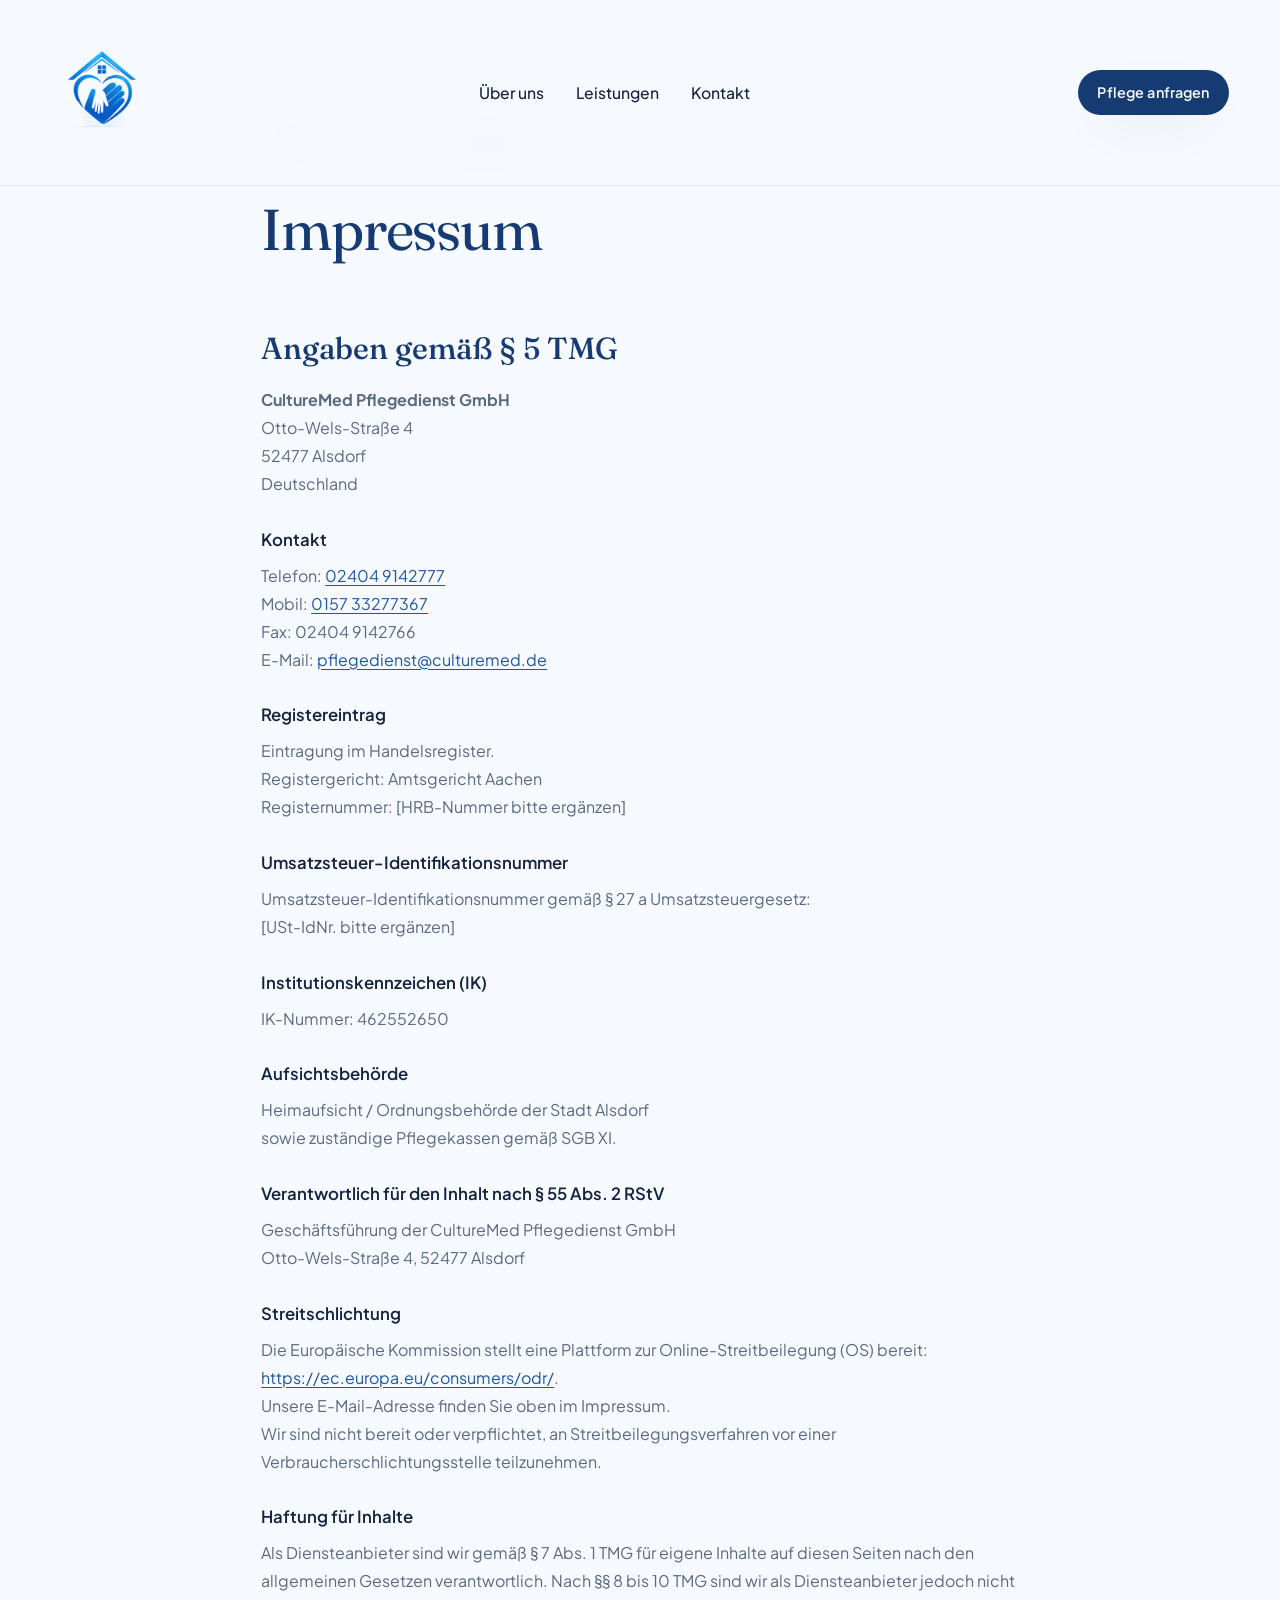
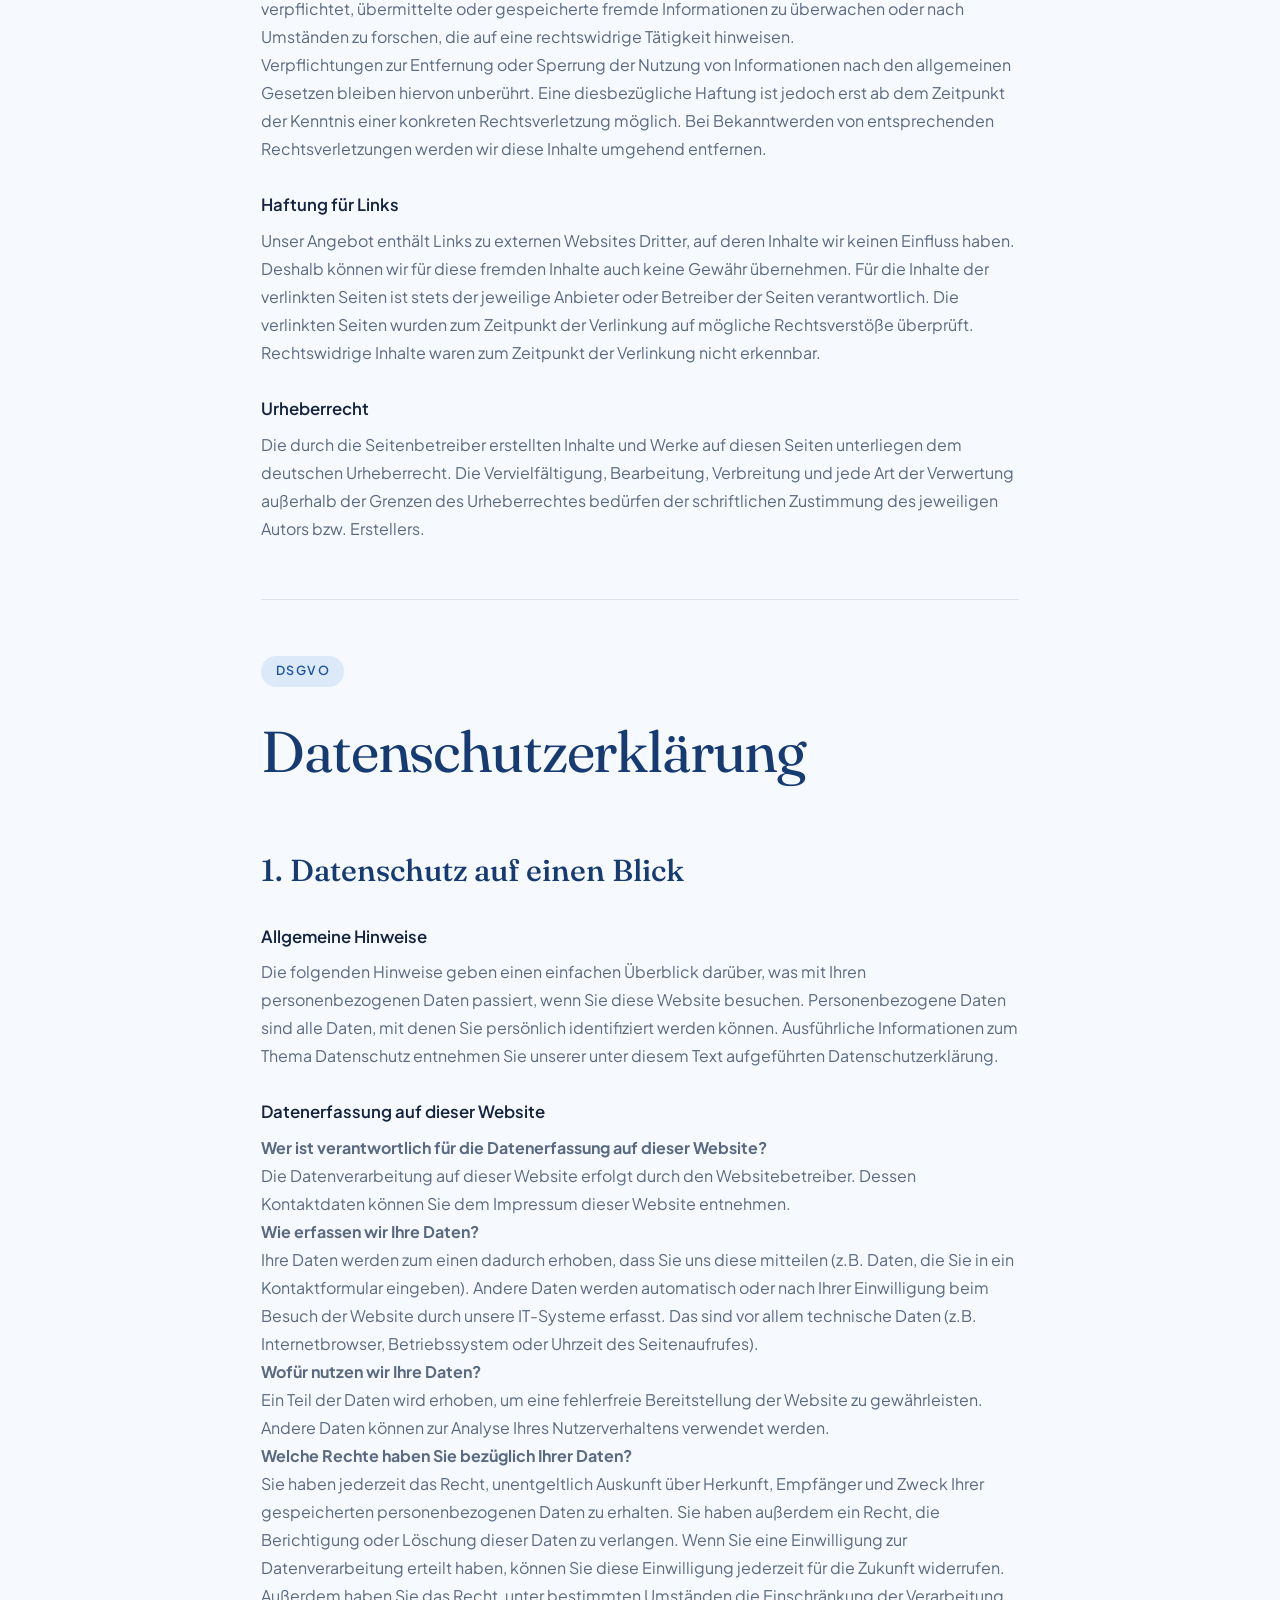
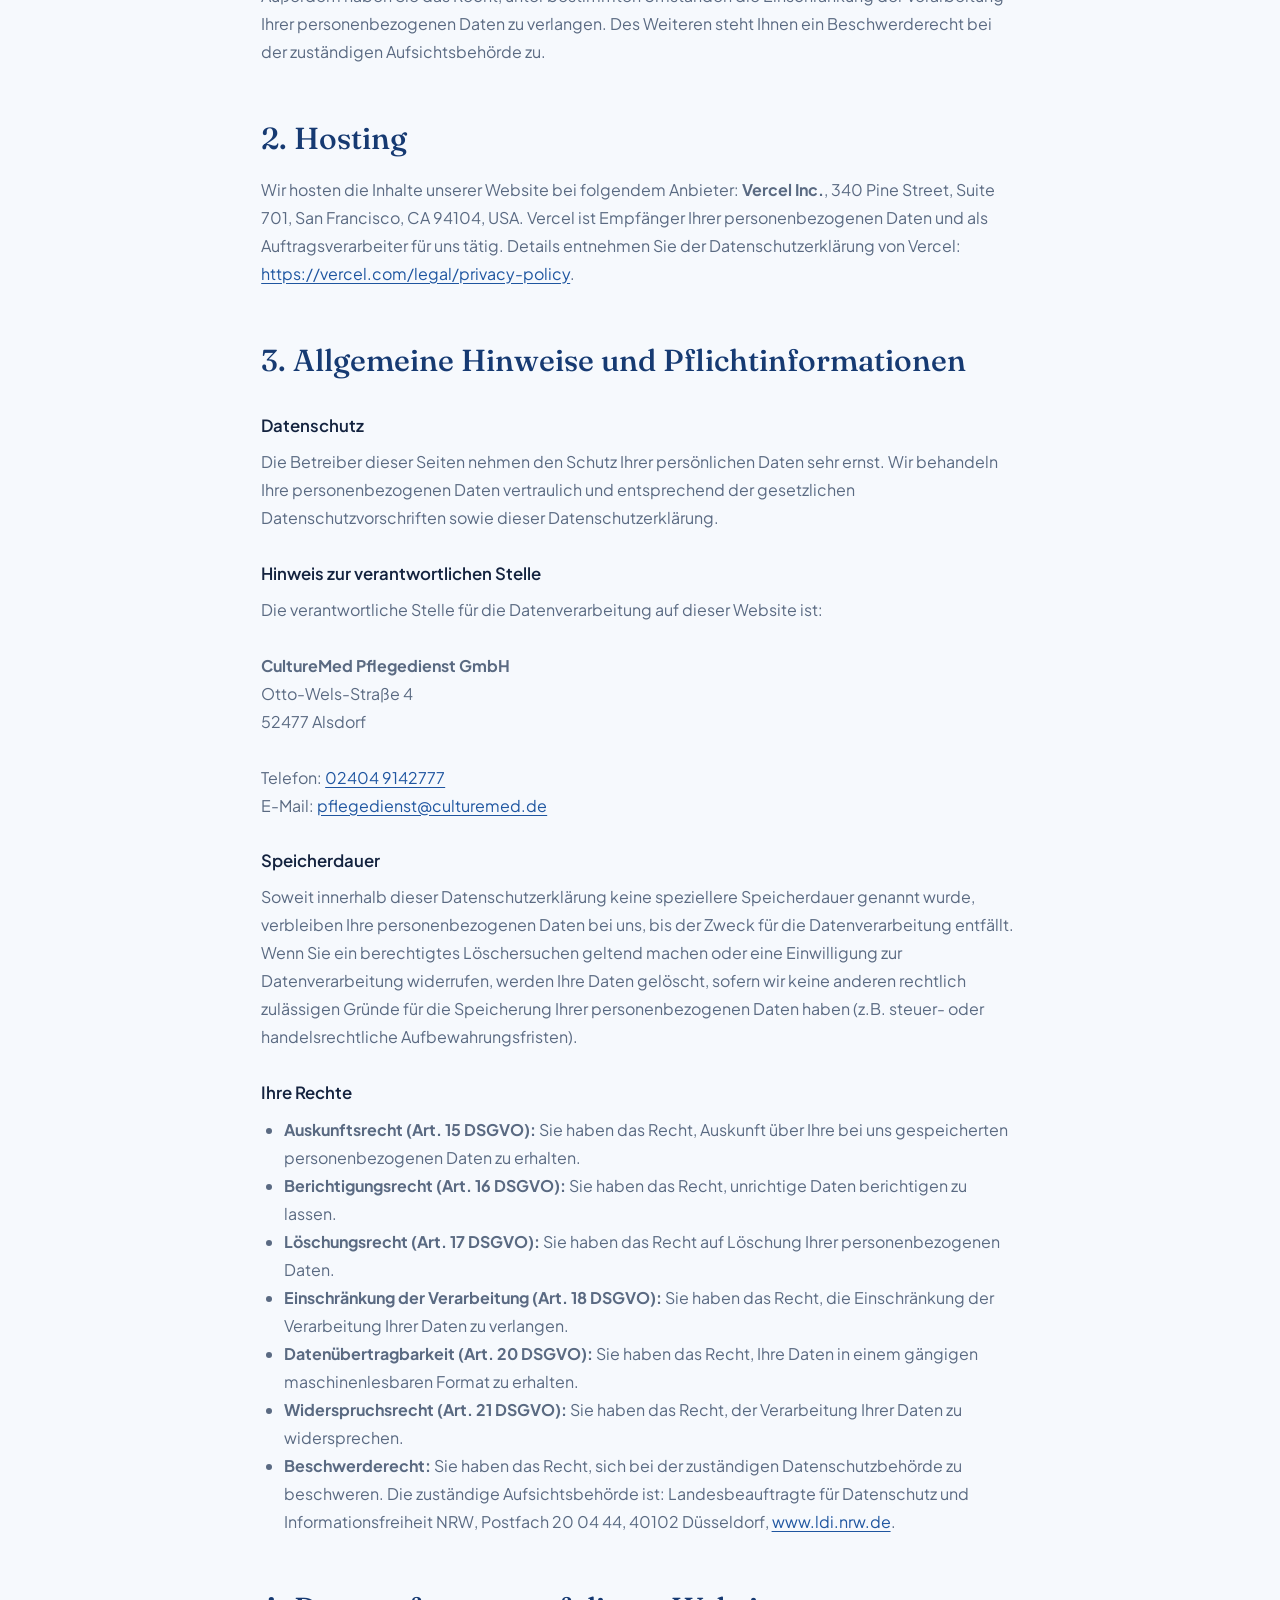
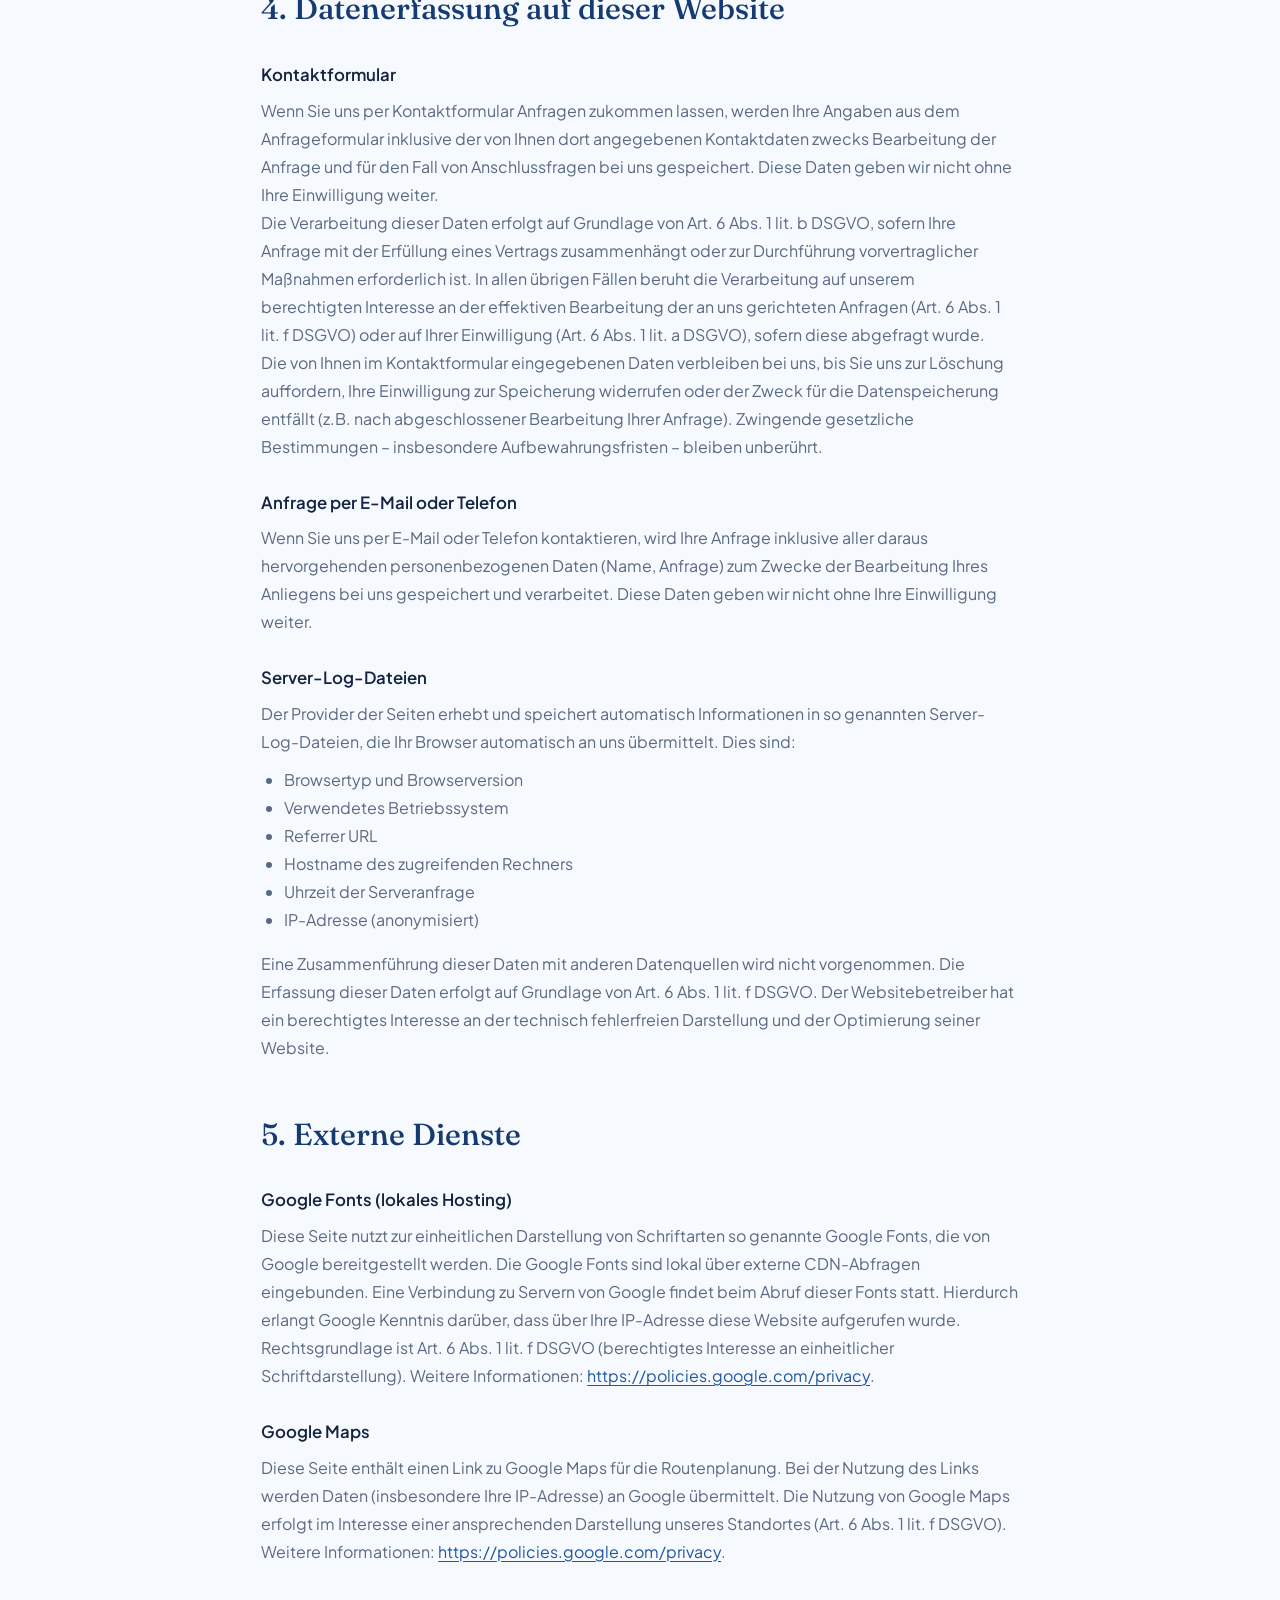
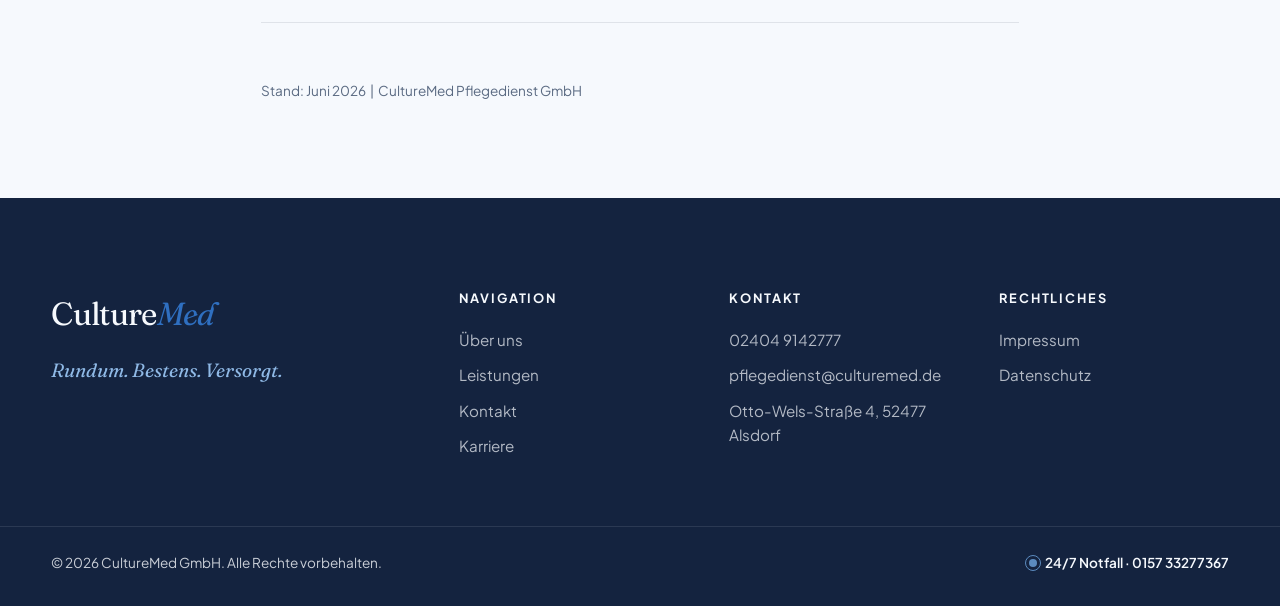
<file: impressum.html>
<!DOCTYPE html>
<html lang="de">
<head>
  <meta charset="UTF-8" />
  <meta name="viewport" content="width=device-width, initial-scale=1.0" />
  <title>Impressum &amp; Datenschutz — CultureMed Pflegedienst GmbH</title>
  <meta name="description" content="Impressum und Datenschutzerklärung der CultureMed Pflegedienst GmbH, Alsdorf." />
  <link rel="preconnect" href="https://fonts.googleapis.com" />
  <link rel="preconnect" href="https://fonts.gstatic.com" crossorigin />
  <link href="https://fonts.googleapis.com/css2?family=Fraunces:opsz,wght@9..144,300..700&amp;family=Plus+Jakarta+Sans:wght@300;400;500;600;700&amp;display=swap" rel="stylesheet" />
  <link rel="stylesheet" href="css/style.css" />
  <style>
    .legal-page { max-width: 860px; margin: 0 auto; padding: 8rem var(--pad, 2rem) 6rem; }
    .legal-page h1 { font-family: var(--ff-display,"Fraunces",serif); font-size: clamp(2.2rem,5vw,3.6rem); font-weight: 400; color: var(--forest,#163a72); letter-spacing: -.02em; margin-bottom: 2.5rem; }
    .legal-page h2 { font-family: var(--ff-display,"Fraunces",serif); font-size: clamp(1.3rem,2.5vw,1.9rem); font-weight: 500; color: var(--forest,#163a72); margin: 3rem 0 .8rem; }
    .legal-page h3 { font-size: 1.05rem; font-weight: 600; color: var(--ink,#14233f); margin: 1.8rem 0 .5rem; }
    .legal-page p, .legal-page li { font-size: 1rem; line-height: 1.75; color: var(--muted,#5a6a82); }
    .legal-page ul { padding-left: 1.4rem; margin: .6rem 0 1rem; }
    .legal-page a { color: var(--sage-600,#1f56a0); text-decoration: underline; text-underline-offset: 3px; }
    .legal-page a:hover { color: var(--forest,#163a72); }
    .legal-page .divider { border: none; border-top: 1px solid rgba(20,35,63,.1); margin: 3.5rem 0; }
    .legal-page .badge { display: inline-flex; align-items: center; gap:.5rem; font-size:.78rem; font-weight:600; letter-spacing:.12em; text-transform:uppercase; color:var(--sage-600,#1f56a0); background:var(--sage-100,#dce9f8); padding:.35rem .9rem; border-radius:100px; margin-bottom:1.2rem; }
    .back-btn { display:inline-flex; align-items:center; gap:.6rem; font-weight:600; color:var(--forest,#163a72); margin-bottom:2rem; font-size:.95rem; }
    .back-btn:hover { color:var(--sage-600,#1f56a0); }
    .back-btn svg { width:18px; height:18px; }
    body { cursor: auto !important; }
  </style>
</head>
<body>
  <!-- Header -->
  <header class="header" style="background:rgba(246,249,253,.95);backdrop-filter:blur(16px);box-shadow:0 1px 0 rgba(20,35,63,.08);">
    <a href="index.html" class="brand" aria-label="CultureMed Pflegedienst GmbH">
      <img class="brand__logo" src="assets/img/logo.png" alt="CultureMed Pflegedienst GmbH"
           onerror="this.style.display='none';this.nextElementSibling.style.display='inline-block';" />
      <span class="brand__text" style="display:none">Culture<em>Med</em></span>
    </a>
    <nav class="nav">
      <a href="index.html#about">Über uns</a>
      <a href="index.html#services">Leistungen</a>
      <a href="index.html#contact">Kontakt</a>
    </nav>
    <div class="header__actions">
      <a href="index.html#contact" class="btn btn--solid btn--sm">Pflege anfragen</a>
    </div>
  </header>

  <main class="legal-page">

    <!-- ===================== IMPRESSUM ===================== -->
    <a href="index.html" class="back-btn">
      <svg viewBox="0 0 24 24" fill="none" stroke="currentColor" stroke-width="2" stroke-linecap="round" stroke-linejoin="round"><path d="M19 12H5M12 5l-7 7 7 7"/></svg>
      Zurück zur Startseite
    </a>

    <span class="badge">§ 5 TMG</span>
    <h1>Impressum</h1>

    <h2>Angaben gemäß § 5 TMG</h2>
    <p>
      <strong>CultureMed Pflegedienst GmbH</strong><br />
      Otto-Wels-Straße 4<br />
      52477 Alsdorf<br />
      Deutschland
    </p>

    <h3>Kontakt</h3>
    <p>
      Telefon: <a href="tel:+4924049142777">02404 9142777</a><br />
      Mobil: <a href="tel:+4915733277367">0157 33277367</a><br />
      Fax: 02404 9142766<br />
      E-Mail: <a href="mailto:pflegedienst@culturemed.de">pflegedienst@culturemed.de</a>
    </p>

    <h3>Registereintrag</h3>
    <p>
      Eintragung im Handelsregister.<br />
      Registergericht: Amtsgericht Aachen<br />
      Registernummer: [HRB-Nummer bitte ergänzen]
    </p>

    <h3>Umsatzsteuer-Identifikationsnummer</h3>
    <p>
      Umsatzsteuer-Identifikationsnummer gemäß § 27 a Umsatzsteuergesetz:<br />
      [USt-IdNr. bitte ergänzen]
    </p>

    <h3>Institutionskennzeichen (IK)</h3>
    <p>IK-Nummer: 462552650</p>

    <h3>Aufsichtsbehörde</h3>
    <p>
      Heimaufsicht / Ordnungsbehörde der Stadt Alsdorf<br />
      sowie zuständige Pflegekassen gemäß SGB XI.
    </p>

    <h3>Verantwortlich für den Inhalt nach § 55 Abs. 2 RStV</h3>
    <p>
      Geschäftsführung der CultureMed Pflegedienst GmbH<br />
      Otto-Wels-Straße 4, 52477 Alsdorf
    </p>

    <h3>Streitschlichtung</h3>
    <p>
      Die Europäische Kommission stellt eine Plattform zur Online-Streitbeilegung (OS) bereit:
      <a href="https://ec.europa.eu/consumers/odr/" target="_blank" rel="noopener noreferrer">https://ec.europa.eu/consumers/odr/</a>.<br />
      Unsere E-Mail-Adresse finden Sie oben im Impressum.<br />
      Wir sind nicht bereit oder verpflichtet, an Streitbeilegungsverfahren vor einer Verbraucherschlichtungsstelle teilzunehmen.
    </p>

    <h3>Haftung für Inhalte</h3>
    <p>
      Als Diensteanbieter sind wir gemäß § 7 Abs. 1 TMG für eigene Inhalte auf diesen Seiten nach den allgemeinen Gesetzen verantwortlich. Nach §§ 8 bis 10 TMG sind wir als Diensteanbieter jedoch nicht verpflichtet, übermittelte oder gespeicherte fremde Informationen zu überwachen oder nach Umständen zu forschen, die auf eine rechtswidrige Tätigkeit hinweisen.
    </p>
    <p>
      Verpflichtungen zur Entfernung oder Sperrung der Nutzung von Informationen nach den allgemeinen Gesetzen bleiben hiervon unberührt. Eine diesbezügliche Haftung ist jedoch erst ab dem Zeitpunkt der Kenntnis einer konkreten Rechtsverletzung möglich. Bei Bekanntwerden von entsprechenden Rechtsverletzungen werden wir diese Inhalte umgehend entfernen.
    </p>

    <h3>Haftung für Links</h3>
    <p>
      Unser Angebot enthält Links zu externen Websites Dritter, auf deren Inhalte wir keinen Einfluss haben. Deshalb können wir für diese fremden Inhalte auch keine Gewähr übernehmen. Für die Inhalte der verlinkten Seiten ist stets der jeweilige Anbieter oder Betreiber der Seiten verantwortlich. Die verlinkten Seiten wurden zum Zeitpunkt der Verlinkung auf mögliche Rechtsverstöße überprüft. Rechtswidrige Inhalte waren zum Zeitpunkt der Verlinkung nicht erkennbar.
    </p>

    <h3>Urheberrecht</h3>
    <p>
      Die durch die Seitenbetreiber erstellten Inhalte und Werke auf diesen Seiten unterliegen dem deutschen Urheberrecht. Die Vervielfältigung, Bearbeitung, Verbreitung und jede Art der Verwertung außerhalb der Grenzen des Urheberrechtes bedürfen der schriftlichen Zustimmung des jeweiligen Autors bzw. Erstellers.
    </p>

    <hr class="divider" />

    <!-- ===================== DATENSCHUTZ ===================== -->
    <span class="badge">DSGVO</span>
    <h1>Datenschutzerklärung</h1>

    <h2>1. Datenschutz auf einen Blick</h2>

    <h3>Allgemeine Hinweise</h3>
    <p>
      Die folgenden Hinweise geben einen einfachen Überblick darüber, was mit Ihren personenbezogenen Daten passiert, wenn Sie diese Website besuchen. Personenbezogene Daten sind alle Daten, mit denen Sie persönlich identifiziert werden können. Ausführliche Informationen zum Thema Datenschutz entnehmen Sie unserer unter diesem Text aufgeführten Datenschutzerklärung.
    </p>

    <h3>Datenerfassung auf dieser Website</h3>
    <p><strong>Wer ist verantwortlich für die Datenerfassung auf dieser Website?</strong><br />
    Die Datenverarbeitung auf dieser Website erfolgt durch den Websitebetreiber. Dessen Kontaktdaten können Sie dem Impressum dieser Website entnehmen.</p>

    <p><strong>Wie erfassen wir Ihre Daten?</strong><br />
    Ihre Daten werden zum einen dadurch erhoben, dass Sie uns diese mitteilen (z.B. Daten, die Sie in ein Kontaktformular eingeben). Andere Daten werden automatisch oder nach Ihrer Einwilligung beim Besuch der Website durch unsere IT-Systeme erfasst. Das sind vor allem technische Daten (z.B. Internetbrowser, Betriebssystem oder Uhrzeit des Seitenaufrufes).</p>

    <p><strong>Wofür nutzen wir Ihre Daten?</strong><br />
    Ein Teil der Daten wird erhoben, um eine fehlerfreie Bereitstellung der Website zu gewährleisten. Andere Daten können zur Analyse Ihres Nutzerverhaltens verwendet werden.</p>

    <p><strong>Welche Rechte haben Sie bezüglich Ihrer Daten?</strong><br />
    Sie haben jederzeit das Recht, unentgeltlich Auskunft über Herkunft, Empfänger und Zweck Ihrer gespeicherten personenbezogenen Daten zu erhalten. Sie haben außerdem ein Recht, die Berichtigung oder Löschung dieser Daten zu verlangen. Wenn Sie eine Einwilligung zur Datenverarbeitung erteilt haben, können Sie diese Einwilligung jederzeit für die Zukunft widerrufen. Außerdem haben Sie das Recht, unter bestimmten Umständen die Einschränkung der Verarbeitung Ihrer personenbezogenen Daten zu verlangen. Des Weiteren steht Ihnen ein Beschwerderecht bei der zuständigen Aufsichtsbehörde zu.</p>

    <h2>2. Hosting</h2>
    <p>
      Wir hosten die Inhalte unserer Website bei folgendem Anbieter: <strong>Vercel Inc.</strong>, 340 Pine Street, Suite 701, San Francisco, CA 94104, USA. Vercel ist Empfänger Ihrer personenbezogenen Daten und als Auftragsverarbeiter für uns tätig. Details entnehmen Sie der Datenschutzerklärung von Vercel: <a href="https://vercel.com/legal/privacy-policy" target="_blank" rel="noopener">https://vercel.com/legal/privacy-policy</a>.
    </p>

    <h2>3. Allgemeine Hinweise und Pflichtinformationen</h2>

    <h3>Datenschutz</h3>
    <p>
      Die Betreiber dieser Seiten nehmen den Schutz Ihrer persönlichen Daten sehr ernst. Wir behandeln Ihre personenbezogenen Daten vertraulich und entsprechend der gesetzlichen Datenschutzvorschriften sowie dieser Datenschutzerklärung.
    </p>

    <h3>Hinweis zur verantwortlichen Stelle</h3>
    <p>
      Die verantwortliche Stelle für die Datenverarbeitung auf dieser Website ist:<br /><br />
      <strong>CultureMed Pflegedienst GmbH</strong><br />
      Otto-Wels-Straße 4<br />
      52477 Alsdorf<br /><br />
      Telefon: <a href="tel:+4924049142777">02404 9142777</a><br />
      E-Mail: <a href="mailto:pflegedienst@culturemed.de">pflegedienst@culturemed.de</a>
    </p>

    <h3>Speicherdauer</h3>
    <p>
      Soweit innerhalb dieser Datenschutzerklärung keine speziellere Speicherdauer genannt wurde, verbleiben Ihre personenbezogenen Daten bei uns, bis der Zweck für die Datenverarbeitung entfällt. Wenn Sie ein berechtigtes Löschersuchen geltend machen oder eine Einwilligung zur Datenverarbeitung widerrufen, werden Ihre Daten gelöscht, sofern wir keine anderen rechtlich zulässigen Gründe für die Speicherung Ihrer personenbezogenen Daten haben (z.B. steuer- oder handelsrechtliche Aufbewahrungsfristen).
    </p>

    <h3>Ihre Rechte</h3>
    <ul>
      <li><strong>Auskunftsrecht (Art. 15 DSGVO):</strong> Sie haben das Recht, Auskunft über Ihre bei uns gespeicherten personenbezogenen Daten zu erhalten.</li>
      <li><strong>Berichtigungsrecht (Art. 16 DSGVO):</strong> Sie haben das Recht, unrichtige Daten berichtigen zu lassen.</li>
      <li><strong>Löschungsrecht (Art. 17 DSGVO):</strong> Sie haben das Recht auf Löschung Ihrer personenbezogenen Daten.</li>
      <li><strong>Einschränkung der Verarbeitung (Art. 18 DSGVO):</strong> Sie haben das Recht, die Einschränkung der Verarbeitung Ihrer Daten zu verlangen.</li>
      <li><strong>Datenübertragbarkeit (Art. 20 DSGVO):</strong> Sie haben das Recht, Ihre Daten in einem gängigen maschinenlesbaren Format zu erhalten.</li>
      <li><strong>Widerspruchsrecht (Art. 21 DSGVO):</strong> Sie haben das Recht, der Verarbeitung Ihrer Daten zu widersprechen.</li>
      <li><strong>Beschwerderecht:</strong> Sie haben das Recht, sich bei der zuständigen Datenschutzbehörde zu beschweren. Die zuständige Aufsichtsbehörde ist: Landesbeauftragte für Datenschutz und Informationsfreiheit NRW, Postfach 20 04 44, 40102 Düsseldorf, <a href="https://www.ldi.nrw.de" target="_blank" rel="noopener">www.ldi.nrw.de</a>.</li>
    </ul>

    <h2>4. Datenerfassung auf dieser Website</h2>

    <h3>Kontaktformular</h3>
    <p>
      Wenn Sie uns per Kontaktformular Anfragen zukommen lassen, werden Ihre Angaben aus dem Anfrageformular inklusive der von Ihnen dort angegebenen Kontaktdaten zwecks Bearbeitung der Anfrage und für den Fall von Anschlussfragen bei uns gespeichert. Diese Daten geben wir nicht ohne Ihre Einwilligung weiter.
    </p>
    <p>
      Die Verarbeitung dieser Daten erfolgt auf Grundlage von Art. 6 Abs. 1 lit. b DSGVO, sofern Ihre Anfrage mit der Erfüllung eines Vertrags zusammenhängt oder zur Durchführung vorvertraglicher Maßnahmen erforderlich ist. In allen übrigen Fällen beruht die Verarbeitung auf unserem berechtigten Interesse an der effektiven Bearbeitung der an uns gerichteten Anfragen (Art. 6 Abs. 1 lit. f DSGVO) oder auf Ihrer Einwilligung (Art. 6 Abs. 1 lit. a DSGVO), sofern diese abgefragt wurde.
    </p>
    <p>
      Die von Ihnen im Kontaktformular eingegebenen Daten verbleiben bei uns, bis Sie uns zur Löschung auffordern, Ihre Einwilligung zur Speicherung widerrufen oder der Zweck für die Datenspeicherung entfällt (z.B. nach abgeschlossener Bearbeitung Ihrer Anfrage). Zwingende gesetzliche Bestimmungen – insbesondere Aufbewahrungsfristen – bleiben unberührt.
    </p>

    <h3>Anfrage per E-Mail oder Telefon</h3>
    <p>
      Wenn Sie uns per E-Mail oder Telefon kontaktieren, wird Ihre Anfrage inklusive aller daraus hervorgehenden personenbezogenen Daten (Name, Anfrage) zum Zwecke der Bearbeitung Ihres Anliegens bei uns gespeichert und verarbeitet. Diese Daten geben wir nicht ohne Ihre Einwilligung weiter.
    </p>

    <h3>Server-Log-Dateien</h3>
    <p>
      Der Provider der Seiten erhebt und speichert automatisch Informationen in so genannten Server-Log-Dateien, die Ihr Browser automatisch an uns übermittelt. Dies sind:
    </p>
    <ul>
      <li>Browsertyp und Browserversion</li>
      <li>Verwendetes Betriebssystem</li>
      <li>Referrer URL</li>
      <li>Hostname des zugreifenden Rechners</li>
      <li>Uhrzeit der Serveranfrage</li>
      <li>IP-Adresse (anonymisiert)</li>
    </ul>
    <p>
      Eine Zusammenführung dieser Daten mit anderen Datenquellen wird nicht vorgenommen. Die Erfassung dieser Daten erfolgt auf Grundlage von Art. 6 Abs. 1 lit. f DSGVO. Der Websitebetreiber hat ein berechtigtes Interesse an der technisch fehlerfreien Darstellung und der Optimierung seiner Website.
    </p>

    <h2>5. Externe Dienste</h2>

    <h3>Google Fonts (lokales Hosting)</h3>
    <p>
      Diese Seite nutzt zur einheitlichen Darstellung von Schriftarten so genannte Google Fonts, die von Google bereitgestellt werden. Die Google Fonts sind lokal über externe CDN-Abfragen eingebunden. Eine Verbindung zu Servern von Google findet beim Abruf dieser Fonts statt. Hierdurch erlangt Google Kenntnis darüber, dass über Ihre IP-Adresse diese Website aufgerufen wurde. Rechtsgrundlage ist Art. 6 Abs. 1 lit. f DSGVO (berechtigtes Interesse an einheitlicher Schriftdarstellung). Weitere Informationen: <a href="https://policies.google.com/privacy" target="_blank" rel="noopener">https://policies.google.com/privacy</a>.
    </p>

    <h3>Google Maps</h3>
    <p>
      Diese Seite enthält einen Link zu Google Maps für die Routenplanung. Bei der Nutzung des Links werden Daten (insbesondere Ihre IP-Adresse) an Google übermittelt. Die Nutzung von Google Maps erfolgt im Interesse einer ansprechenden Darstellung unseres Standortes (Art. 6 Abs. 1 lit. f DSGVO). Weitere Informationen: <a href="https://policies.google.com/privacy" target="_blank" rel="noopener">https://policies.google.com/privacy</a>.
    </p>

    <hr class="divider" />
    <p style="font-size:.85rem; color:var(--muted,#5a6a82);">Stand: Juni 2026 &nbsp;|&nbsp; CultureMed Pflegedienst GmbH</p>

  </main>

  <!-- Footer -->
  <footer class="footer">
    <div class="container footer__grid">
      <div class="footer__brand">
        <span class="brand__text brand__text--lg">Culture<em>Med</em></span>
        <p class="footer__tagline">Rundum. Bestens. Versorgt.</p>
      </div>
      <nav class="footer__col">
        <h4>Navigation</h4>
        <a href="index.html#about">Über uns</a>
        <a href="index.html#services">Leistungen</a>
        <a href="index.html#contact">Kontakt</a>
        <a href="index.html#careers">Karriere</a>
      </nav>
      <nav class="footer__col">
        <h4>Kontakt</h4>
        <a href="tel:+4924049142777">02404 9142777</a>
        <a href="mailto:pflegedienst@culturemed.de">pflegedienst@culturemed.de</a>
        <span>Otto-Wels-Straße 4, 52477 Alsdorf</span>
      </nav>
      <nav class="footer__col">
        <h4>Rechtliches</h4>
        <a href="impressum.html">Impressum</a>
        <a href="impressum.html#datenschutz">Datenschutz</a>
      </nav>
    </div>
    <div class="container footer__bottom">
      <span>© 2026 CultureMed GmbH. Alle Rechte vorbehalten.</span>
      <a href="tel:+4915733277367" class="footer__emergency"><span class="dot"></span>24/7 Notfall · 0157 33277367</a>
    </div>
  </footer>
</body>
</html>
</file>
<file: css/style.css>
/* ============================================================
   CultureMed — High-fidelity design system
   Palette: warm sage + cream + clinical white, deep forest ink
   Type: Fraunces (display serif) + Plus Jakarta Sans (UI)
   ============================================================ */

:root {
  /* Blue brand palette (CultureMed) — variable names kept for compatibility */
  --sage-50:  #eef4fb;
  --sage-100: #dce9f8;
  --sage-200: #bcd6f0;
  --sage-300: #8fb9e6;
  --sage-400: #5a93d8;
  --sage-500: #2f6fc0;
  --sage-600: #1f56a0;
  --forest:   #163a72;
  --ink:      #14233f;
  --cream:    #f6f9fd;
  --cream-2:  #eaf1fa;
  --sand:     #dbe6f3;
  --clay:     #5b8bbf;
  --gold:     #6cb0f0;
  --white:    #ffffff;

  --bg: var(--cream);
  --text: var(--ink);
  --muted: #5a6a82;

  --maxw: 1280px;
  --pad: clamp(1.25rem, 4vw, 4rem);
  --radius: 22px;
  --radius-lg: 34px;

  --shadow-sm: 0 2px 10px rgba(20, 35, 63, .07);
  --shadow-md: 0 18px 50px -20px rgba(20, 35, 63, .30);
  --shadow-lg: 0 40px 90px -30px rgba(20, 35, 63, .38);

  --ease: cubic-bezier(.22, 1, .36, 1);
  --ease-out: cubic-bezier(.16, 1, .3, 1);

  --ff-display: "Fraunces", Georgia, serif;
  --ff-body: "Plus Jakarta Sans", system-ui, sans-serif;
}

* { margin: 0; padding: 0; box-sizing: border-box; }
html { scroll-behavior: smooth; -webkit-font-smoothing: antialiased; }

body {
  font-family: var(--ff-body);
  background: var(--bg);
  color: var(--text);
  line-height: 1.6;
  overflow-x: hidden;
  cursor: none;
}
@media (hover: none) { body { cursor: auto; } }

img { display: block; max-width: 100%; height: auto; }
a { color: inherit; text-decoration: none; }
button { font: inherit; cursor: none; border: none; background: none; }
::selection { background: var(--sage-300); color: var(--forest); }

.container { width: 100%; max-width: var(--maxw); margin: 0 auto; padding-inline: var(--pad); }
.section { padding-block: clamp(5rem, 11vw, 10rem); position: relative; }

/* ---------- Typography ---------- */
.h2 {
  font-family: var(--ff-display);
  font-weight: 400;
  font-size: clamp(2.1rem, 5vw, 4rem);
  line-height: 1.04;
  letter-spacing: -.02em;
  color: var(--forest);
}
.kicker {
  font-size: .78rem;
  font-weight: 600;
  letter-spacing: .22em;
  text-transform: uppercase;
  color: var(--sage-600);
  display: inline-flex; align-items: center; gap: .6rem;
  margin-bottom: 1.1rem;
}
.kicker::before { content: ""; width: 28px; height: 1px; background: var(--sage-400); display: inline-block; }
.lead { font-size: clamp(1.05rem, 1.6vw, 1.3rem); color: var(--muted); max-width: 52ch; }

/* ---------- Buttons ---------- */
.btn {
  position: relative;
  display: inline-flex; align-items: center; justify-content: center;
  gap: .5rem;
  padding: 1rem 1.7rem;
  border-radius: 100px;
  font-weight: 600; font-size: .98rem;
  letter-spacing: .01em;
  overflow: hidden;
  transition: transform .5s var(--ease), box-shadow .5s var(--ease), color .4s var(--ease);
  isolation: isolate;
}
.btn span { position: relative; z-index: 2; }
.btn::before {
  content: ""; position: absolute; inset: 0; z-index: 1;
  transform: translateY(101%);
  transition: transform .55s var(--ease);
}
.btn--sm { padding: .7rem 1.2rem; font-size: .9rem; }
.btn--block { width: 100%; }

.btn--solid { background: var(--forest); color: var(--cream); box-shadow: var(--shadow-md); }
.btn--solid::before { background: var(--sage-500); }
.btn--solid:hover { transform: translateY(-3px); box-shadow: var(--shadow-lg); }
.btn--solid:hover::before { transform: translateY(0); }

.btn--ghost { color: var(--forest); border: 1.5px solid rgba(20,35,63,.22); }
.btn--ghost::before { background: var(--forest); }
.btn--ghost:hover { color: var(--cream); transform: translateY(-3px); border-color: var(--forest); }
.btn--ghost:hover::before { transform: translateY(0); }

.btn--light { background: var(--cream); color: var(--forest); }
.btn--light::before { background: var(--sage-200); }
.btn--light:hover { transform: translateY(-3px); }
.btn--light:hover::before { transform: translateY(0); }

/* ---------- Custom cursor ---------- */
.cursor { position: fixed; top: 0; left: 0; z-index: 9999; pointer-events: none; mix-blend-mode: difference; }
.cursor__dot { position: fixed; width: 7px; height: 7px; border-radius: 50%; background: var(--cream); transform: translate(-50%,-50%); }
.cursor__ring {
  position: fixed; width: 38px; height: 38px; border-radius: 50%;
  border: 1.5px solid rgba(246,249,253,.7); transform: translate(-50%,-50%);
  transition: width .3s var(--ease), height .3s var(--ease), background .3s var(--ease);
}
.cursor.is-grow .cursor__ring { width: 70px; height: 70px; background: rgba(246,249,253,.12); }
@media (hover: none) { .cursor { display: none; } }

/* ---------- Loader ---------- */
.loader {
  position: fixed; inset: 0; z-index: 10000;
  background: var(--forest); color: var(--cream);
  display: grid; place-items: center;
}
.loader__inner { text-align: center; width: min(320px, 70vw); }
.loader__logo { font-family: var(--ff-display); font-size: 2.2rem; letter-spacing: -.02em; }
.loader__logo em { font-style: italic; color: var(--sage-300); }
.loader__bar { margin-top: 1.4rem; height: 2px; background: rgba(246,249,253,.18); border-radius: 2px; overflow: hidden; }
.loader__bar span { display: block; height: 100%; width: 0%; background: var(--sage-300); }
.loader.is-done { transform: translateY(-100%); transition: transform 1s var(--ease) .2s; }

/* ---------- Three.js canvas + progress ---------- */
.bg-canvas { position: fixed; inset: 0; width: 100%; height: 100%; z-index: 0; pointer-events: none; opacity: .9; }
.scroll-progress { position: fixed; top: 0; left: 0; height: 3px; width: 0; background: linear-gradient(90deg, var(--sage-400), var(--gold)); z-index: 9998; }

/* ---------- Header ---------- */
.header {
  position: fixed; top: 0; left: 0; right: 0; z-index: 1000;
  display: flex; align-items: center; justify-content: space-between;
  padding: 1.1rem var(--pad);
  transition: background .5s var(--ease), padding .5s var(--ease), box-shadow .5s var(--ease);
}
.header.is-scrolled {
  background: rgba(246,249,253,.78);
  backdrop-filter: blur(16px) saturate(1.2);
  padding-block: .7rem;
  box-shadow: 0 1px 0 rgba(20,35,63,.08);
}
.brand { display: flex; align-items: center; gap: .55rem; font-weight: 700; }
.brand__logo { height: clamp(100px, 12vw, 150px); width: auto; transition: transform .5s var(--ease); }
.brand:hover .brand__logo { transform: scale(1.04); }
.brand__mark { color: var(--sage-500); display: grid; place-items: center; transition: transform .5s var(--ease); }
.brand:hover .brand__mark { transform: scale(1.15) rotate(-8deg); }
.brand__text { font-family: var(--ff-display); font-size: 1.5rem; letter-spacing: -.02em; color: var(--forest); }
.brand__text em { font-style: italic; color: var(--sage-500); }
.brand__text--lg { font-size: 2rem; }

.nav { display: flex; gap: 2rem; }
.nav a { position: relative; font-weight: 500; font-size: .98rem; color: var(--ink); padding: .3rem 0; white-space: nowrap; }
.nav a::after { content: ""; position: absolute; left: 0; bottom: -2px; height: 2px; width: 0; background: var(--sage-500); transition: width .4s var(--ease); }
.nav a:hover::after { width: 100%; }

.header__actions { display: flex; align-items: center; gap: 1.2rem; }

/* ---------- Language dropdown ---------- */
.langsel { position: relative; }
.langsel__toggle {
  display: inline-flex; align-items: center; gap: .45rem;
  padding: .5rem .8rem; border-radius: 100px;
  font-size: .85rem; font-weight: 600; color: var(--forest);
  border: 1.5px solid rgba(20,35,63,.16); transition: border-color .3s, background .3s;
}
.langsel__toggle:hover { border-color: var(--sage-400); background: rgba(90,147,216,.08); }
.langsel__globe { opacity: .8; }
.langsel__caret { transition: transform .3s var(--ease); }
.langsel__menu.is-open ~ * .langsel__caret,
.langsel:has(.langsel__menu.is-open) .langsel__caret { transform: rotate(180deg); }
.langsel__menu {
  position: absolute; top: calc(100% + .55rem); inset-inline-end: 0;
  min-width: 168px; padding: .4rem;
  background: rgba(246,249,253,.96); backdrop-filter: blur(16px);
  border: 1px solid rgba(20,35,63,.1); border-radius: 16px;
  box-shadow: var(--shadow-md);
  display: grid; gap: .1rem;
  opacity: 0; visibility: hidden; transform: translateY(-8px);
  transition: opacity .3s var(--ease), transform .3s var(--ease), visibility .3s;
  z-index: 1100;
}
.langsel__menu.is-open { opacity: 1; visibility: visible; transform: translateY(0); }
.langsel__menu button {
  text-align: start; padding: .65rem .85rem; border-radius: 10px;
  font-size: .92rem; font-weight: 500; color: var(--ink); transition: background .25s, color .25s;
}
.langsel__menu button:hover { background: var(--sage-100); color: var(--forest); }
.langsel__menu button.is-active { background: var(--forest); color: var(--cream); }

.burger { display: none; flex-direction: column; gap: 5px; width: 28px; }
.burger span { height: 2px; background: var(--forest); border-radius: 2px; transition: transform .4s var(--ease), opacity .3s; }
.burger.is-open span:nth-child(1) { transform: translateY(7px) rotate(45deg); }
.burger.is-open span:nth-child(2) { transform: translateY(-0px) rotate(-45deg); }

/* ---------- Hero ---------- */
.hero {
  position: relative; z-index: 1;
  min-height: 100vh;
  display: grid;
  grid-template-columns: 1.05fr .95fr;
  align-items: center; gap: clamp(2rem, 5vw, 5rem);
  padding: clamp(7rem, 12vh, 10rem) var(--pad) 5rem;
  max-width: var(--maxw); margin-inline: auto;
}
.hero__glow {
  position: absolute; z-index: -1; top: -10%; right: -5%;
  width: 60vw; height: 60vw; max-width: 760px; max-height: 760px;
  background: radial-gradient(circle at 50% 50%, rgba(90,147,216,.45), transparent 62%);
  filter: blur(20px); border-radius: 50%;
  animation: float 14s ease-in-out infinite;
}
@keyframes float { 0%,100% { transform: translate(0,0) scale(1); } 50% { transform: translate(-3%,4%) scale(1.08); } }

.hero__kicker { font-size: .82rem; font-weight: 600; letter-spacing: .2em; text-transform: uppercase; color: var(--sage-600); margin-bottom: 1.5rem; }
.hero__title { font-family: var(--ff-display); font-weight: 400; font-size: clamp(3rem, 8.5vw, 7rem); line-height: .94; letter-spacing: -.03em; color: var(--forest); }
.hero__title .line { display: block; overflow: hidden; }
.hero__title .line > span { display: block; }
.hero__title .accent { font-style: italic; color: var(--sage-500); }
.hero__lead { margin: 1.8rem 0 2.4rem; font-size: clamp(1.05rem, 1.5vw, 1.28rem); color: var(--muted); max-width: 44ch; }
.hero__cta { display: flex; gap: 1rem; flex-wrap: wrap; }

.hero__stats { display: flex; gap: clamp(1.5rem, 4vw, 3rem); margin-top: 3.2rem; }
.hstat { display: flex; flex-direction: column; gap: .2rem; }
.hstat__num { font-family: var(--ff-display); font-size: clamp(1.6rem, 3vw, 2.4rem); color: var(--forest); line-height: 1; }
.hstat__label { font-size: .82rem; color: var(--muted); max-width: 14ch; }

/* Abstract, photo-free hero visual */
.hero__visual {
  position: relative;
  min-height: clamp(380px, 46vw, 560px);
  display: grid; place-items: center;
}
.hero__orb { position: absolute; border-radius: 50%; filter: blur(2px); z-index: 0; }
.hero__orb--a { width: 62%; height: 62%; background: radial-gradient(circle at 35% 30%, var(--sage-300), var(--sage-500)); opacity: .35; animation: float 16s ease-in-out infinite; }
.hero__orb--b { width: 38%; height: 38%; right: 6%; bottom: 6%; background: radial-gradient(circle at 40% 40%, var(--gold), var(--clay)); opacity: .22; animation: float 12s ease-in-out infinite reverse; }
.hcard {
  position: relative; z-index: 2;
  display: flex; flex-direction: column; gap: .35rem;
  width: min(64%, 280px);
  padding: 1.5rem 1.6rem;
  border-radius: var(--radius);
  background: rgba(255,255,255,.62);
  backdrop-filter: blur(16px) saturate(1.3);
  border: 1px solid rgba(255,255,255,.6);
  box-shadow: var(--shadow-md);
  will-change: transform;
}
.hcard--1 { transform: translate(-22%, -54%) rotate(-3deg); }
.hcard--2 { transform: translate(26%, -2%) rotate(3deg); }
.hcard--3 { transform: translate(-12%, 52%) rotate(-2deg); }
.hcard__ic { display: grid; place-items: center; width: 46px; height: 46px; border-radius: 14px; background: var(--sage-100); color: var(--sage-600); margin-bottom: .5rem; }
.hcard__ic svg { width: 24px; height: 24px; }
.hcard__t { font-family: var(--ff-display); font-size: 1.6rem; line-height: 1; color: var(--forest); }
.hcard__d { font-size: .85rem; color: var(--muted); }
@media (max-width: 1024px) {
  .hero__visual { min-height: 420px; }
  .hcard--1 { transform: translate(-30%, -42%) rotate(-3deg); }
  .hcard--2 { transform: translate(30%, 4%) rotate(3deg); }
  .hcard--3 { transform: translate(-6%, 50%) rotate(-2deg); }
}

.dot { width: 8px; height: 8px; border-radius: 50%; background: var(--clay); position: relative; }
.dot::after { content: ""; position: absolute; inset: -4px; border-radius: 50%; border: 1px solid var(--clay); animation: pulse 1.8s ease-out infinite; }
@keyframes pulse { 0% { transform: scale(.6); opacity: .9; } 100% { transform: scale(1.8); opacity: 0; } }

.hero__scroll {
  position: absolute; left: var(--pad); bottom: 2rem;
  font-size: .78rem; letter-spacing: .2em; text-transform: uppercase; color: var(--muted);
  display: flex; align-items: center; gap: .6rem;
}
.hero__scroll::after { content: ""; width: 40px; height: 1px; background: var(--muted); animation: scrolly 2s ease-in-out infinite; transform-origin: left; }
@keyframes scrolly { 0%,100% { transform: scaleX(.4); opacity: .4; } 50% { transform: scaleX(1); opacity: 1; } }

/* ---------- Marquee ---------- */
.marquee { position: relative; z-index: 1; background: var(--forest); color: var(--cream); padding: 1.4rem 0; overflow: hidden; }
.marquee__track { display: flex; align-items: center; gap: 2.5rem; white-space: nowrap; width: max-content; font-family: var(--ff-display); font-size: clamp(1.3rem, 2.4vw, 2rem); font-style: italic; }
.marquee__track i { color: var(--sage-300); font-style: normal; }

/* ---------- Trust ---------- */
.trust { position: relative; z-index: 1; }
.trust__head { max-width: 720px; margin-bottom: clamp(2.5rem, 5vw, 4rem); }
.trust__head .lead { margin-top: 1.2rem; }
.trust__grid { display: grid; grid-template-columns: repeat(4, 1fr); gap: 1.4rem; }
.tcard {
  background: var(--white); border-radius: var(--radius); padding: 2rem 1.7rem;
  box-shadow: var(--shadow-sm); border: 1px solid rgba(20,35,63,.05);
  transition: transform .5s var(--ease), box-shadow .5s var(--ease);
  will-change: transform;
}
.tcard:hover { transform: translateY(-6px); box-shadow: var(--shadow-md); }
.tcard__icon {
  display: grid; place-items: center; width: 52px; height: 52px; border-radius: 16px;
  background: var(--sage-100); color: var(--sage-600); font-size: 1.4rem; margin-bottom: 1.3rem;
}
.tcard h3 { font-family: var(--ff-display); font-weight: 500; font-size: 1.3rem; color: var(--forest); margin-bottom: .6rem; }
.tcard p { font-size: .95rem; color: var(--muted); }

/* ---------- Services ---------- */
.services { background: var(--cream-2); position: relative; z-index: 1; }
.services__head { display: grid; grid-template-columns: 1fr 1fr; gap: 2rem; align-items: end; margin-bottom: clamp(2.5rem, 5vw, 4rem); }
.services__grid { display: grid; grid-template-columns: repeat(3, 1fr); gap: 1.4rem; }
.scard {
  position: relative; background: var(--white); border-radius: var(--radius); padding: 2.2rem 2rem 2.4rem;
  border: 1px solid rgba(20,35,63,.06); overflow: hidden;
  transition: transform .5s var(--ease), box-shadow .5s var(--ease), background .5s var(--ease);
  will-change: transform;
}
.scard::after {
  content: ""; position: absolute; left: 0; bottom: 0; width: 100%; height: 4px;
  background: linear-gradient(90deg, var(--sage-400), var(--gold)); transform: scaleX(0); transform-origin: left; transition: transform .55s var(--ease);
}
.scard:hover { transform: translateY(-8px); box-shadow: var(--shadow-md); }
.scard:hover::after { transform: scaleX(1); }
.scard__no { font-family: var(--ff-display); font-size: 1rem; color: var(--sage-400); letter-spacing: .1em; }
.scard h3 { font-family: var(--ff-display); font-weight: 500; font-size: 1.5rem; color: var(--forest); margin: .8rem 0 .7rem; }
.scard p { font-size: .96rem; color: var(--muted); margin-bottom: 1.4rem; }
.scard__more { font-weight: 600; font-size: .9rem; color: var(--sage-600); opacity: 0; transform: translateX(-8px); transition: opacity .4s var(--ease), transform .4s var(--ease); }
.scard:hover .scard__more { opacity: 1; transform: translateX(0); }
.scard--accent { background: var(--forest); color: var(--cream); }
.scard--accent .scard__no { color: var(--sage-300); }
.scard--accent h3 { color: var(--cream); }
.scard--accent p { color: rgba(246,249,253,.78); }
.scard--accent .scard__more { color: var(--sage-300); }

/* ---------- Break / quote ---------- */
.break { position: relative; z-index: 1; min-height: 70vh; display: grid; align-items: center; overflow: hidden; }
.break__img { position: absolute; inset: -10% 0; width: 100%; height: 120%; object-fit: cover; will-change: transform; }
.break__overlay { position: absolute; inset: 0; background: linear-gradient(90deg, rgba(22,38,26,.82), rgba(22,38,26,.35)); }
.break__quote { position: relative; z-index: 2; color: var(--cream); max-width: 900px; }
.break__quote p { font-family: var(--ff-display); font-weight: 400; font-style: italic; font-size: clamp(1.5rem, 3.6vw, 3rem); line-height: 1.18; letter-spacing: -.01em; }
.break__quote cite { display: block; margin-top: 1.5rem; font-style: normal; font-size: .95rem; letter-spacing: .15em; text-transform: uppercase; color: var(--sage-300); }

/* ---------- Process ---------- */
.process { position: relative; z-index: 1; }
.process__head { text-align: center; margin-bottom: 3.5rem; }
.process__head .kicker { justify-content: center; }
.process__line { position: relative; height: 2px; background: rgba(20,35,63,.1); margin: 0 8% 2.5rem; border-radius: 2px; }
.process__line span { position: absolute; inset: 0; width: 0; background: linear-gradient(90deg, var(--sage-400), var(--gold)); border-radius: 2px; }
.process__steps { display: grid; grid-template-columns: repeat(4, 1fr); gap: 1.6rem; list-style: none; }
.pstep { text-align: center; padding: 0 .6rem; }
.pstep__no {
  display: grid; place-items: center; width: 60px; height: 60px; margin: 0 auto 1.2rem;
  border-radius: 50%; background: var(--sage-100); color: var(--sage-600);
  font-family: var(--ff-display); font-size: 1.5rem; box-shadow: var(--shadow-sm);
}
.pstep h3 { font-family: var(--ff-display); font-weight: 500; font-size: 1.25rem; color: var(--forest); margin-bottom: .5rem; }
.pstep p { font-size: .92rem; color: var(--muted); }

/* ---------- Stats ---------- */
.stats { background: var(--forest); color: var(--cream); position: relative; z-index: 1; }
.stats__title { color: var(--cream); text-align: center; margin-bottom: 3rem; }
.stats__grid { display: grid; grid-template-columns: repeat(4, 1fr); gap: 2rem; text-align: center; }
.stat__num { font-family: var(--ff-display); font-size: clamp(2.6rem, 6vw, 4.6rem); line-height: 1; display: inline-flex; align-items: baseline; color: var(--cream); }
.stat__num em { font-style: normal; color: var(--sage-300); font-size: .6em; }
.stat__label { display: block; margin-top: .7rem; font-size: .92rem; color: rgba(246,249,253,.7); }

/* ---------- Locations ---------- */
.locations { position: relative; z-index: 1; }
.locations__head { max-width: 640px; margin-bottom: 3rem; }
.locations__head .lead { margin-top: 1.1rem; }
.locations__grid { display: grid; grid-template-columns: 1fr 1fr; gap: 1.6rem; }
.loc {
  position: relative; background: var(--white); border-radius: var(--radius-lg); padding: 2.6rem;
  border: 1px solid rgba(20,35,63,.06); box-shadow: var(--shadow-sm); overflow: hidden;
  transition: transform .5s var(--ease), box-shadow .5s var(--ease);
}
.loc::before { content: ""; position: absolute; top: -40px; right: -40px; width: 160px; height: 160px; border-radius: 50%; background: radial-gradient(circle, rgba(90,147,216,.18), transparent 70%); }
.loc:hover { transform: translateY(-6px); box-shadow: var(--shadow-md); }
.loc__tag { font-size: .72rem; font-weight: 600; letter-spacing: .15em; text-transform: uppercase; color: var(--sage-600); background: var(--sage-100); padding: .35rem .8rem; border-radius: 100px; }
.loc h3 { font-family: var(--ff-display); font-weight: 500; font-size: 2rem; color: var(--forest); margin: 1.2rem 0 .4rem; }
.loc p { color: var(--muted); }
.loc__row { display: flex; align-items: center; justify-content: space-between; margin: 1.6rem 0 1.2rem; padding-top: 1.2rem; border-top: 1px solid rgba(20,35,63,.08); }
.loc__row span { font-size: .82rem; letter-spacing: .1em; text-transform: uppercase; color: var(--muted); }
.loc__row a { font-weight: 600; color: var(--forest); }
.loc__link { font-weight: 600; color: var(--sage-600); }

/* ---------- Careers ---------- */
.careers { background: var(--cream-2); position: relative; z-index: 1; }
.careers__inner { display: grid; grid-template-columns: .9fr 1.1fr; gap: clamp(2rem, 5vw, 4.5rem); align-items: center; }
.careers__media { border-radius: var(--radius-lg); overflow: hidden; box-shadow: var(--shadow-lg); aspect-ratio: 3/4; }
.careers__media img { width: 100%; height: 100%; object-fit: cover; }
.careers__content .lead { margin: 1.2rem 0 2rem; }
.perks { list-style: none; display: grid; grid-template-columns: 1fr 1fr; gap: .9rem 1.5rem; margin-bottom: 2.2rem; }
.perks li { position: relative; padding-left: 1.8rem; font-weight: 500; color: var(--ink); }
.perks li::before { content: "✓"; position: absolute; left: 0; top: 0; width: 1.2rem; height: 1.2rem; color: var(--sage-600); font-weight: 700; }

/* ---------- CTA ---------- */
.cta { position: relative; z-index: 1; }
.cta__inner {
  background: linear-gradient(135deg, var(--forest), #1f4f8c);
  border-radius: var(--radius-lg); padding: clamp(2.5rem, 6vw, 5.5rem);
  text-align: center; color: var(--cream); position: relative; overflow: hidden;
}
.cta__inner::before, .cta__inner::after { content: ""; position: absolute; border-radius: 50%; background: radial-gradient(circle, rgba(90,147,216,.35), transparent 70%); }
.cta__inner::before { width: 320px; height: 320px; top: -120px; left: -80px; }
.cta__inner::after { width: 380px; height: 380px; bottom: -160px; right: -100px; }
.cta__title { font-family: var(--ff-display); font-weight: 400; font-size: clamp(2rem, 5vw, 3.6rem); line-height: 1.05; letter-spacing: -.02em; position: relative; z-index: 1; }
.cta__lead { max-width: 56ch; margin: 1.3rem auto 2.4rem; color: rgba(246,249,253,.8); position: relative; z-index: 1; }
.cta__actions { display: flex; align-items: center; justify-content: center; gap: 2rem; flex-wrap: wrap; position: relative; z-index: 1; }
.cta__phone { display: inline-flex; flex-direction: column; align-items: flex-start; gap: .1rem; text-align: left; }
.cta__phone span:nth-child(2) { font-size: .78rem; letter-spacing: .12em; text-transform: uppercase; color: var(--sage-300); }
.cta__phone strong { font-family: var(--ff-display); font-size: 1.5rem; font-weight: 500; }
.cta__phone .dot { display: none; }

/* ---------- Contact ---------- */
.contact { position: relative; z-index: 1; }
.contact__inner { display: grid; grid-template-columns: .8fr 1.2fr; gap: clamp(2rem, 5vw, 4.5rem); align-items: start; }
.contact__or { margin-top: 2rem; font-size: .85rem; letter-spacing: .1em; text-transform: uppercase; color: var(--muted); }
.contact__phone { display: block; font-family: var(--ff-display); font-size: clamp(1.8rem, 3.5vw, 2.6rem); color: var(--forest); margin-top: .4rem; }
.contact__mail { display: inline-block; margin-top: .6rem; color: var(--sage-600); font-weight: 600; border-bottom: 1px solid var(--sage-300); }
.form { display: grid; gap: 1rem; }
.field input, .field textarea {
  width: 100%; font: inherit; color: var(--ink); cursor: none;
  padding: 1.1rem 1.3rem; border-radius: 16px; background: var(--white);
  border: 1.5px solid rgba(20,35,63,.12); transition: border-color .3s, box-shadow .3s, transform .3s;
  resize: vertical;
}
.field input::placeholder, .field textarea::placeholder { color: #9aa79c; }
.field input:focus, .field textarea:focus { outline: none; border-color: var(--sage-400); box-shadow: 0 0 0 4px rgba(90,147,216,.18); }
.form__success { font-weight: 600; color: var(--sage-600); opacity: 0; transition: opacity .4s; }
.form__success.is-visible { opacity: 1; }

/* ---------- Footer ---------- */
.footer { background: var(--ink); color: rgba(246,249,253,.8); padding-top: clamp(3.5rem, 7vw, 6rem); position: relative; z-index: 1; }
.footer__grid { display: grid; grid-template-columns: 1.6fr 1fr 1fr 1fr; gap: 2.5rem; padding-bottom: 3.5rem; }
.footer__brand .brand__text--lg { color: var(--cream); }
.footer__tagline { font-family: var(--ff-display); font-style: italic; font-size: 1.2rem; color: var(--sage-300); margin: 1rem 0 .8rem; }
.footer__desc { font-size: .92rem; max-width: 34ch; color: rgba(246,249,253,.6); }
.footer__col h4 { color: var(--cream); font-size: .8rem; letter-spacing: .15em; text-transform: uppercase; margin-bottom: 1.2rem; }
.footer__col a, .footer__col span { display: block; font-size: .95rem; margin-bottom: .7rem; color: rgba(246,249,253,.7); transition: color .3s, transform .3s; }
.footer__col a:hover { color: var(--sage-300); transform: translateX(4px); }
.footer__bottom { display: flex; align-items: center; justify-content: space-between; flex-wrap: wrap; gap: 1rem; padding-block: 1.6rem 2rem; border-top: 1px solid rgba(246,249,253,.1); font-size: .85rem; }
.footer__emergency { display: inline-flex; align-items: center; gap: .5rem; color: var(--cream); font-weight: 600; }

/* ---------- Über uns ---------- */
.about { position: relative; z-index: 1; }
.about__inner { display: grid; grid-template-columns: 1.4fr .9fr; gap: clamp(2rem, 5vw, 4.5rem); align-items: center; }
.about__content .lead { margin-top: 1.4rem; }
.about__p { margin-top: 1.1rem; color: var(--muted); max-width: 56ch; font-size: 1.02rem; }
.about__stats { display: grid; gap: 1.2rem; }
.astat {
  background: var(--white); border-radius: var(--radius); padding: 1.6rem 1.8rem;
  border: 1px solid rgba(20,35,63,.06); box-shadow: var(--shadow-sm);
  display: flex; align-items: baseline; gap: 1rem;
  transition: transform .5s var(--ease), box-shadow .5s var(--ease);
}
.astat:hover { transform: translateY(-4px); box-shadow: var(--shadow-md); }
.astat__n { font-family: var(--ff-display); font-size: clamp(2rem, 3.5vw, 2.8rem); color: var(--forest); line-height: 1; }
.astat__l { font-size: .95rem; color: var(--muted); }

/* ---------- Leitbild ---------- */
.leitbild { background: var(--forest); color: var(--cream); position: relative; z-index: 1; }
.leitbild .kicker { color: var(--sage-300); }
.leitbild .kicker::before { background: var(--sage-300); }
.leitbild .h2 { color: var(--cream); }
.leitbild__head { max-width: 640px; margin-bottom: clamp(2rem, 4vw, 3.2rem); }
.leitbild__quote { max-width: 900px; margin-bottom: clamp(2.5rem, 5vw, 4rem); }
.leitbild__quote p { font-family: var(--ff-display); font-style: italic; font-size: clamp(1.4rem, 3.2vw, 2.6rem); line-height: 1.22; letter-spacing: -.01em; }
.leitbild__quote cite { display: block; margin-top: 1.4rem; font-style: normal; font-size: .9rem; letter-spacing: .15em; text-transform: uppercase; color: var(--sage-300); }
.leitbild__body { max-width: 760px; margin-bottom: clamp(2.5rem, 5vw, 4rem); display: flex; flex-direction: column; gap: .9rem; }
.leitbild__body p { color: var(--muted); font-size: 1.05rem; line-height: 1.7; }
.values { display: grid; grid-template-columns: repeat(4, 1fr); gap: 1.4rem; }
.vcard {
  background: rgba(246,249,253,.06); border: 1px solid rgba(246,249,253,.12);
  border-radius: var(--radius); padding: 1.8rem 1.6rem;
  transition: transform .5s var(--ease), background .5s var(--ease); will-change: transform;
}
.vcard:hover { transform: translateY(-6px); background: rgba(246,249,253,.1); }
.vcard__no { font-family: var(--ff-display); font-size: 1rem; color: var(--sage-300); letter-spacing: .1em; }
.vcard h3 { font-family: var(--ff-display); font-weight: 500; font-size: 1.4rem; color: var(--cream); margin: .7rem 0 .6rem; }
.vcard p { font-size: .92rem; color: rgba(246,249,253,.72); }

/* ---------- Leistungs-Akkordeon ---------- */
.acc-list { display: grid; gap: 1rem; }
.acc {
  background: var(--white); border: 1px solid rgba(20,35,63,.08);
  border-radius: var(--radius); overflow: hidden;
  transition: box-shadow .5s var(--ease), border-color .4s var(--ease);
}
.acc.is-open { box-shadow: var(--shadow-md); border-color: rgba(90,147,216,.4); }
.acc__head {
  width: 100%; display: flex; align-items: center; gap: 1.2rem;
  padding: 1.5rem clamp(1.3rem, 3vw, 2.2rem); text-align: start;
  transition: background .35s var(--ease);
}
.acc__head:hover { background: var(--sage-50); }
.acc__icon { flex: none; display: grid; place-items: center; width: 52px; height: 52px; border-radius: 15px; background: var(--sage-100); color: var(--sage-600); transition: background .4s, color .4s; }
.acc__icon svg { width: 26px; height: 26px; }
.acc.is-open .acc__icon { background: var(--forest); color: var(--cream); }
.acc__titles { flex: 1; display: flex; flex-wrap: wrap; align-items: baseline; gap: .4rem .9rem; }
.acc__title { font-family: var(--ff-display); font-weight: 500; font-size: clamp(1.2rem, 2.4vw, 1.6rem); color: var(--forest); }
.acc__badge { font-size: .72rem; font-weight: 600; letter-spacing: .08em; color: var(--sage-600); background: var(--sage-100); padding: .25rem .7rem; border-radius: 100px; }
.acc__chev { flex: none; position: relative; width: 18px; height: 18px; }
.acc__chev::before, .acc__chev::after { content: ""; position: absolute; top: 50%; left: 50%; width: 12px; height: 2px; background: var(--sage-600); border-radius: 2px; transform: translate(-50%,-50%); transition: transform .4s var(--ease); }
.acc__chev::after { transform: translate(-50%,-50%) rotate(90deg); }
.acc.is-open .acc__chev::after { transform: translate(-50%,-50%) rotate(0); }
.acc__panel { height: 0; overflow: hidden; transition: height .5s var(--ease); }
.acc__panelInner { padding: 0 clamp(1.3rem, 3vw, 2.2rem) 1.9rem; padding-inline-start: calc(clamp(1.3rem, 3vw, 2.2rem) + 52px + 1.2rem); }
.acc__desc { color: var(--muted); margin-bottom: .6rem; max-width: 64ch; }
.acc__note { display: inline-flex; align-items: center; gap: .4rem; font-size: .78rem; font-weight: 600; color: #1a6b3c; background: #e8f5ed; border-radius: 100px; padding: .3rem .85rem; margin-bottom: 1.1rem; }
.acc__list { list-style: none; display: grid; grid-template-columns: 1fr 1fr; gap: .6rem 1.6rem; }
.acc__list li { position: relative; padding-inline-start: 1.7rem; font-size: .95rem; color: var(--ink); }
.acc__list li::before { content: ""; position: absolute; inset-inline-start: 0; top: .5em; width: 8px; height: 8px; border-radius: 50%; background: var(--sage-400); }

/* ---------- Aktuelles ---------- */
.news { background: var(--cream-2); position: relative; z-index: 1; }
.news__head { max-width: 640px; margin-bottom: clamp(2.5rem, 5vw, 3.5rem); }
.news__head .lead { margin-top: 1.1rem; }
.news__grid { display: grid; grid-template-columns: repeat(3, 1fr); gap: 1.4rem; }
.ncard {
  background: var(--white); border-radius: var(--radius); padding: 2rem 1.9rem 2.2rem;
  border: 1px solid rgba(20,35,63,.06); box-shadow: var(--shadow-sm);
  transition: transform .5s var(--ease), box-shadow .5s var(--ease); will-change: transform;
}
.ncard:hover { transform: translateY(-6px); box-shadow: var(--shadow-md); }
.ncard__top { display: flex; align-items: center; justify-content: space-between; margin-bottom: 1.1rem; }
.ncard__tag { font-size: .72rem; font-weight: 600; letter-spacing: .12em; text-transform: uppercase; color: var(--sage-600); background: var(--sage-100); padding: .3rem .75rem; border-radius: 100px; }
.ncard__top time { font-size: .82rem; color: var(--muted); }
.ncard h3 { font-family: var(--ff-display); font-weight: 500; font-size: 1.4rem; color: var(--forest); margin-bottom: .6rem; }
.ncard p { font-size: .95rem; color: var(--muted); }

/* ---------- Standorte (im Kontakt) ---------- */
.contact__locTitle { font-family: var(--ff-display); font-weight: 500; font-size: 1.5rem; color: var(--forest); margin-top: 2.6rem; margin-bottom: 1.2rem; }
.locs { display: grid; gap: 1.2rem; }
.loc h4 { font-family: var(--ff-display); font-weight: 500; font-size: 1.5rem; color: var(--forest); margin: 1rem 0 .3rem; }

/* ---------- Karriere panel (abstract) ---------- */
.careers__panel {
  position: relative; aspect-ratio: 4/5; border-radius: var(--radius-lg); overflow: hidden;
  display: grid; place-content: center; gap: 1.2rem; text-align: center;
  background: linear-gradient(135deg, var(--forest), #1f4f8c); color: var(--cream);
  box-shadow: var(--shadow-lg); will-change: transform;
}
.careers__panel::before { content: ""; position: absolute; width: 320px; height: 320px; border-radius: 50%; top: -120px; right: -90px; background: radial-gradient(circle, rgba(90,147,216,.4), transparent 70%); }
.careers__glyph { width: clamp(72px, 12vw, 120px); height: auto; margin: 0 auto; color: var(--sage-300); position: relative; z-index: 1; }
.careers__panelText { font-family: var(--ff-display); font-style: italic; font-size: 1.4rem; color: var(--sage-200); position: relative; z-index: 1; }

/* ---------- RTL (Arabisch) ---------- */
[dir="rtl"] body, body.is-rtl { font-family: "Noto Sans Arabic", var(--ff-body); }
[dir="rtl"] .kicker::before { margin-left: 0; }
[dir="rtl"] .nav a::after { left: auto; right: 0; }
[dir="rtl"] .hero__scroll { left: auto; right: var(--pad); }
[dir="rtl"] .footer__col a:hover { transform: translateX(-4px); }
[dir="rtl"] .hcard--1 { transform: translate(22%, -54%) rotate(3deg); }
[dir="rtl"] .hcard--2 { transform: translate(-26%, -2%) rotate(-3deg); }
[dir="rtl"] .hcard--3 { transform: translate(12%, 52%) rotate(2deg); }

/* ---------- Reveal animation base ---------- */
[data-reveal] { opacity: 0; transform: translateY(34px); }
.is-revealed [data-reveal], [data-reveal].is-revealed { opacity: 1; transform: none; }

/* ---------- Responsive ---------- */
@media (max-width: 1024px) {
  .hero { grid-template-columns: 1fr; gap: 3rem; min-height: auto; }
  .about__inner { grid-template-columns: 1fr; }
  .about__stats { grid-template-columns: repeat(3, 1fr); }
  .values { grid-template-columns: repeat(2, 1fr); }
  .news__grid { grid-template-columns: 1fr 1fr; }
  .careers__inner { grid-template-columns: 1fr; }
  .careers__panel { max-width: 440px; aspect-ratio: 16/9; }
  .contact__inner { grid-template-columns: 1fr; }
  .footer__grid { grid-template-columns: 1fr 1fr; }
}
@media (max-width: 760px) {
  .nav { position: fixed; inset: 0 0 0 auto; width: min(80vw, 340px); flex-direction: column; justify-content: center; gap: 1.8rem; padding: 2rem; background: var(--cream); box-shadow: var(--shadow-lg); transform: translateX(100%); transition: transform .55s var(--ease); z-index: 999; }
  .nav.is-open { transform: translateX(0); }
  .nav a { font-size: 1.4rem; font-family: var(--ff-display); }
  .burger { display: flex; }
  .header .btn--solid { display: none; }
  .services__head { grid-template-columns: 1fr; }
  .about__stats, .values, .news__grid, .perks, .locs { grid-template-columns: 1fr; }
  .acc__list { grid-template-columns: 1fr; }
  .acc__panelInner { padding-inline-start: clamp(1.3rem, 3vw, 2.2rem); }
  .footer__grid { grid-template-columns: 1fr; }
}

@media (prefers-reduced-motion: reduce) {
  * { animation: none !important; transition-duration: .01ms !important; }
  [data-reveal] { opacity: 1; transform: none; }
}
</file>
